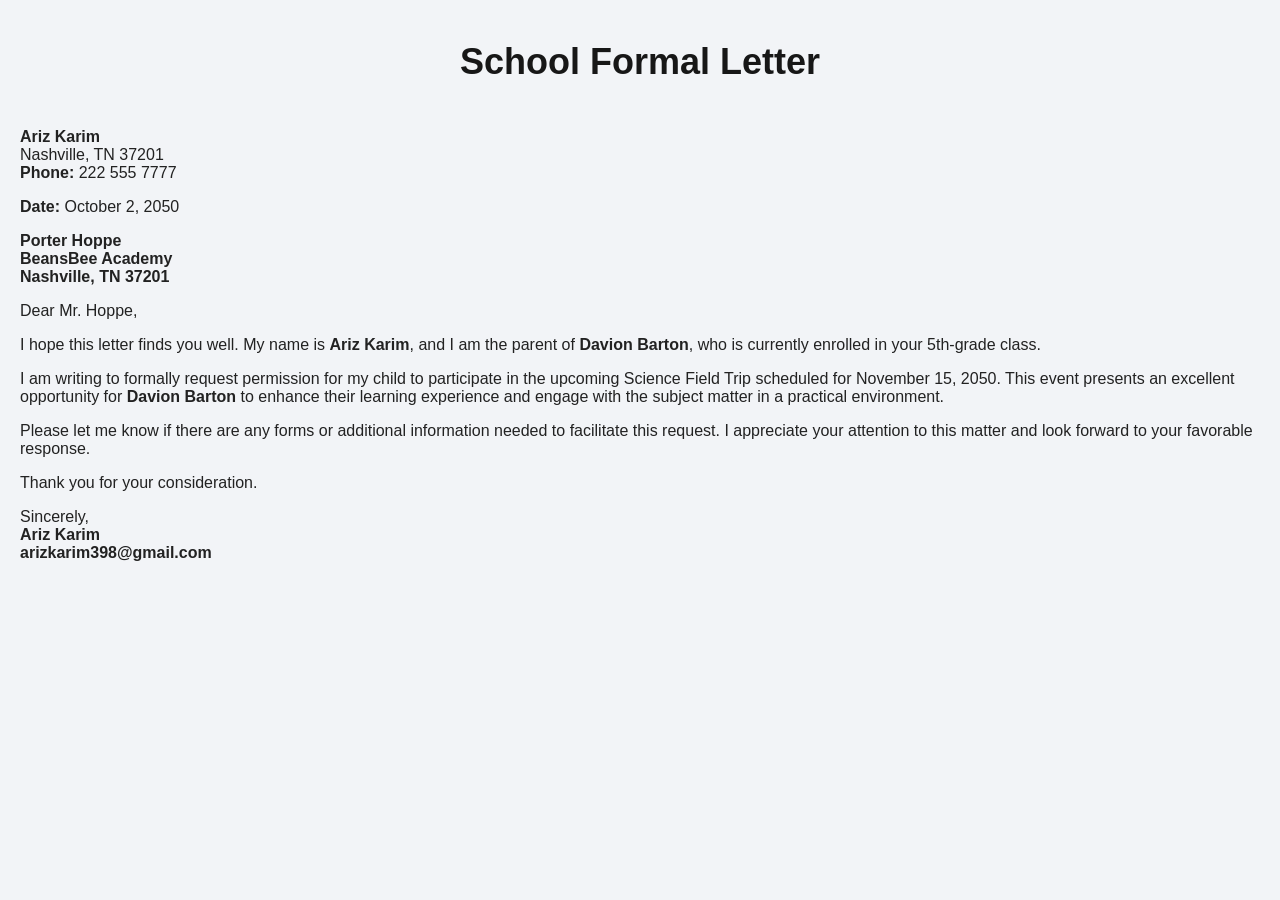
<file: assignment-01-school-letter/index.html>
<!DOCTYPE html>
<html lang="en">
<head>
    <meta charset="UTF-8">
    <title>School Formal Letter</title>
        <link rel="stylesheet" href="style.css">
</head>
<body>

    <center>
        <h1>School Formal Letter</h1>
    </center>

    <p>
        <strong>Ariz Karim</strong><br>
        Nashville, TN 37201<br>
        <strong>Phone:</strong> 222 555 7777
    </p>

    <p>
        <strong>Date:</strong> October 2, 2050
    </p>

    <p>
        <strong>Porter Hoppe</strong><br>
        <strong>BeansBee Academy</strong><br>
        <strong>Nashville, TN 37201</strong>
    </p>

    <p>Dear Mr. Hoppe,</p>

    <p>
        I hope this letter finds you well. My name is <strong>Ariz Karim</strong>, 
        and I am the parent of <strong>Davion Barton</strong>, who is currently 
        enrolled in your 5th-grade class.
    </p>

    <p>
        I am writing to formally request permission for my child to participate 
        in the upcoming Science Field Trip scheduled for November 15, 2050. 
        This event presents an excellent opportunity for 
        <strong>Davion Barton</strong> to enhance their learning experience and 
        engage with the subject matter in a practical environment.
    </p>

    <p>
        Please let me know if there are any forms or additional information 
        needed to facilitate this request. I appreciate your attention to this 
        matter and look forward to your favorable response.
    </p>

    <p>
        Thank you for your consideration.
    </p>

    <p>
        Sincerely,<br>
        <strong>Ariz Karim</strong><br>
        <strong>arizkarim398@gmail.com</strong>
    </p>

</body>
</html>
</file>
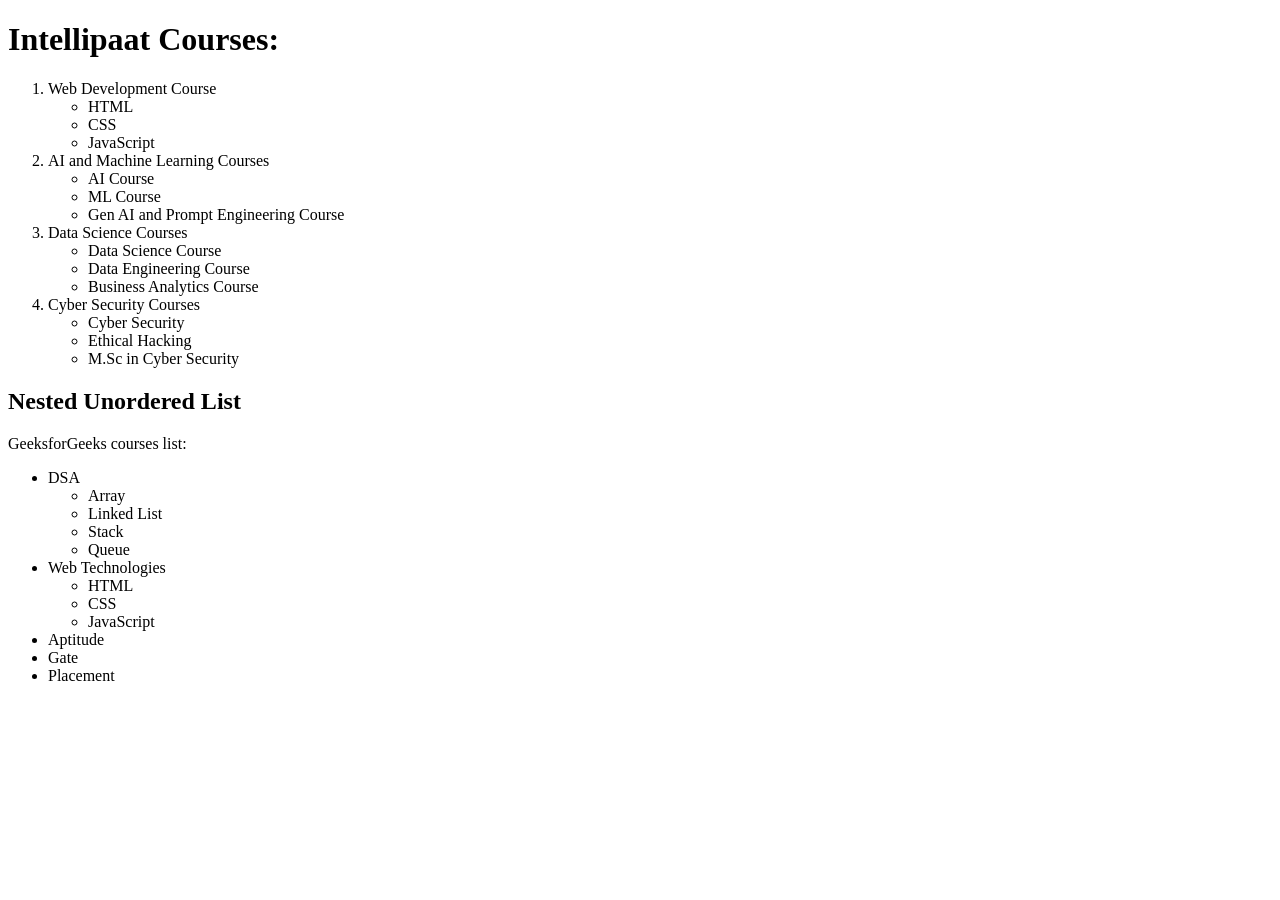
<file: assignment-02-nested-lists/index.html>
<!DOCTYPE html>
<html lang="en">
<head>
    <meta charset="UTF-8">
    <meta name="viewport" content="width=device-width, initial-scale=1.0">
    <title>Intellipaat Courses</title>
</head>

<body>

    <h1>Intellipaat Courses:</h1>

    <ol>
        <li>
            Web Development Course
            <ul>
                <li>HTML</li>
                <li>CSS</li>
                <li>JavaScript</li>
            </ul>
        </li>

        <li>
            AI and Machine Learning Courses
            <ul>
                <li>AI Course</li>
                <li>ML Course</li>
                <li>Gen AI and Prompt Engineering Course</li>
            </ul>
        </li>

        <li>
            Data Science Courses
            <ul>
                <li>Data Science Course</li>
                <li>Data Engineering Course</li>
                <li>Business Analytics Course</li>
            </ul>
        </li>

        <li>
            Cyber Security Courses
            <ul>
                <li>Cyber Security</li>
                <li>Ethical Hacking</li>
                <li>M.Sc in Cyber Security</li>
            </ul>
        </li>
    </ol>

    <h2>Nested Unordered List</h2>

    <p>GeeksforGeeks courses list:</p>

    <ul>
        <li>
            DSA
            <ul>
                <li>Array</li>
                <li>Linked List</li>
                <li>Stack</li>
                <li>Queue</li>
            </ul>
        </li>

        <li>
            Web Technologies
            <ul>
                <li>HTML</li>
                <li>CSS</li>
                <li>JavaScript</li>
            </ul>
        </li>

        <li>Aptitude</li>
        <li>Gate</li>
        <li>Placement</li>
    </ul>

</body>
</html>
</file>
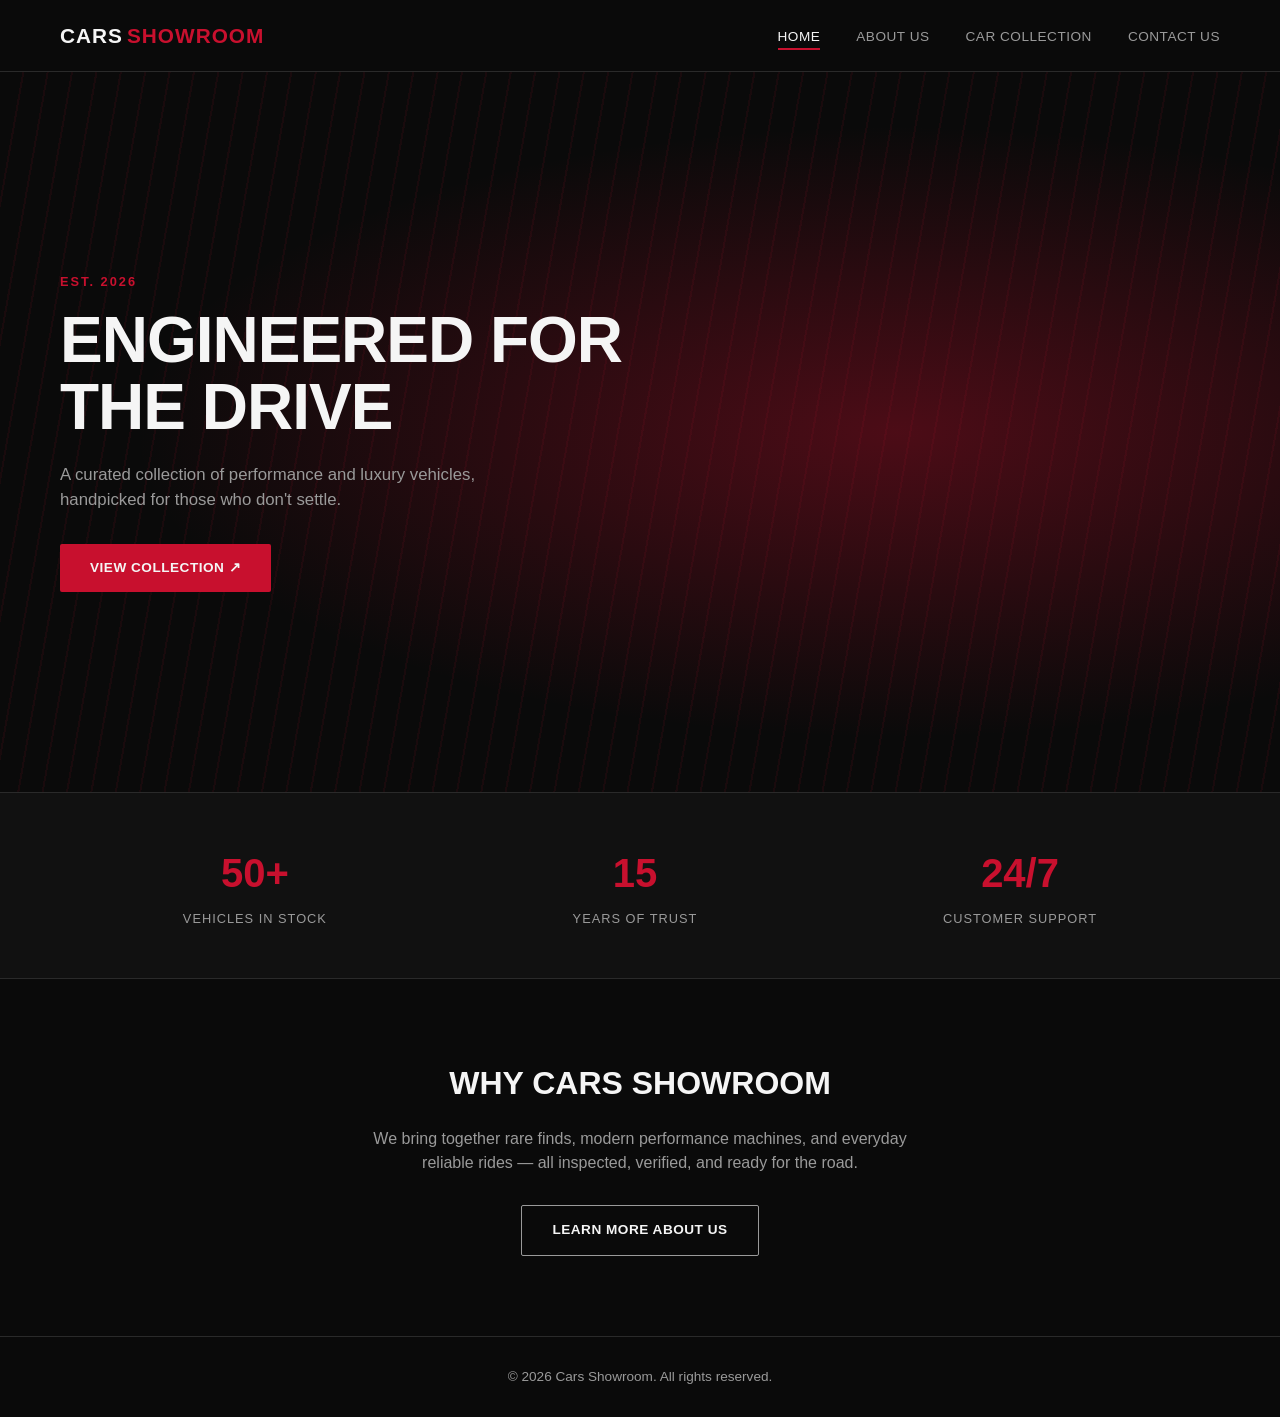
<file: assignment-03-cars-showroom/index.html>
<!DOCTYPE html>
<html lang="en">
<head>
    <meta charset="UTF-8">
    <meta name="viewport" content="width=device-width, initial-scale=1.0">
    <title>Cars Showroom | Home</title>
    <link rel="stylesheet" href="style.css">
</head>
<body>

    <header class="site-header">
        <div class="logo">CARS<span>SHOWROOM</span></div>
        <nav class="main-nav">
            <ul>
                <li><a href="index.html" class="active">Home</a></li>
                <li><a href="about.html">About Us</a></li>
                <li><a href="collection.html">Car Collection</a></li>
                <li><a href="contact.html">Contact Us</a></li>
            </ul>
        </nav>
    </header>

    <main>
        <section class="hero">
            <div class="hero-content">
                <p class="eyebrow">Est. 2026</p>
                <h1>Engineered for the Drive</h1>
                <p class="hero-subtitle">
                    A curated collection of performance and luxury vehicles,
                    handpicked for those who don't settle.
                </p>
                <a href="collection.html" class="btn btn-primary">View Collection</a>
            </div>
        </section>

        <section class="intro-strip">
            <div class="intro-item">
                <h3>50+</h3>
                <p>Vehicles in Stock</p>
            </div>
            <div class="intro-item">
                <h3>15</h3>
                <p>Years of Trust</p>
            </div>
            <div class="intro-item">
                <h3>24/7</h3>
                <p>Customer Support</p>
            </div>
        </section>

        <section class="highlight-section">
            <h2>Why Cars Showroom</h2>
            <p>
                We bring together rare finds, modern performance machines,
                and everyday reliable rides — all inspected, verified, and
                ready for the road.
            </p>
            <a href="about.html" class="btn btn-outline">Learn More About Us</a>
        </section>
    </main>

    <footer class="site-footer">
        <p>&copy; 2026 Cars Showroom. All rights reserved.</p>
    </footer>

</body>
</html>
</file>
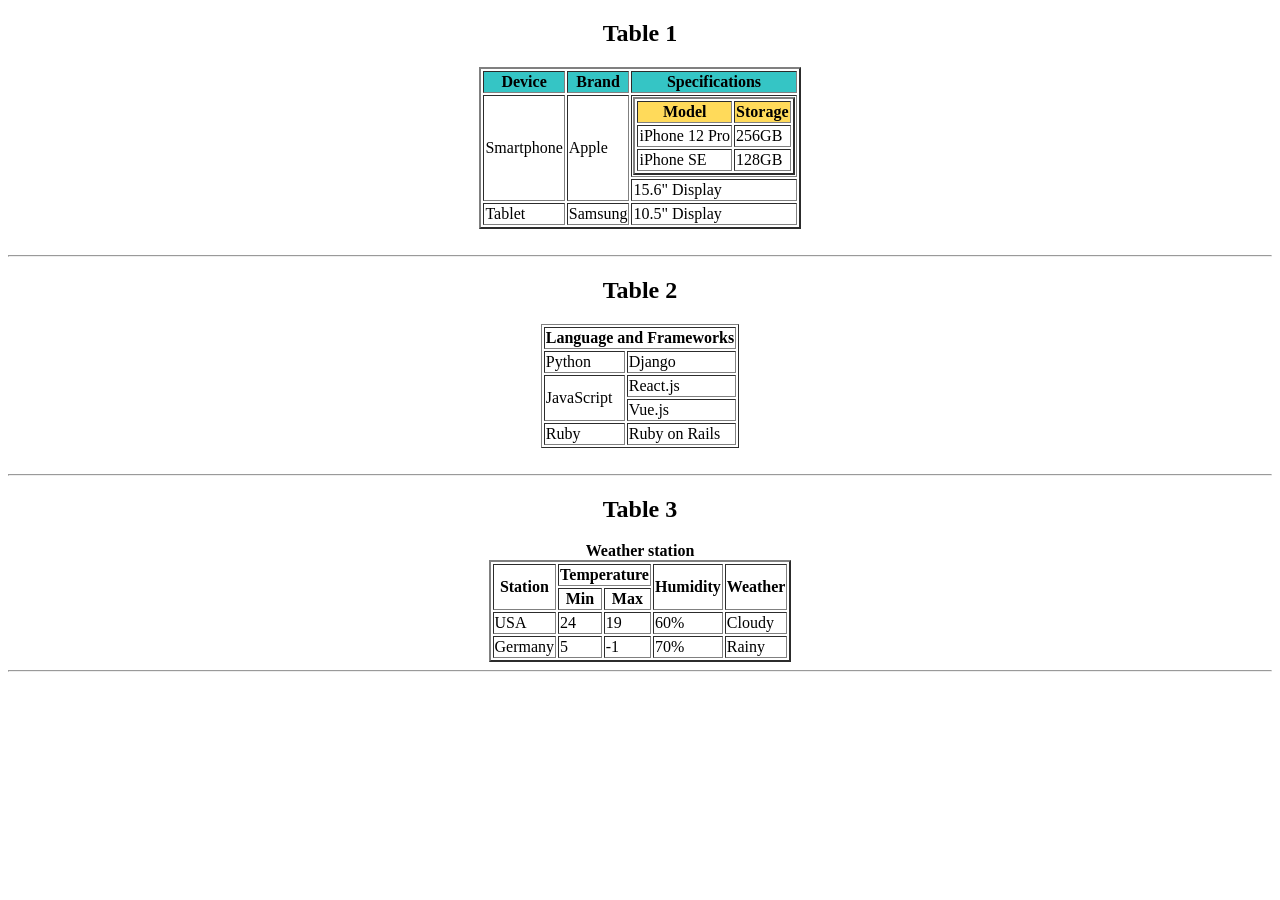
<file: assignment-04-device-tables/index.html>
<!DOCTYPE html>
<html>

<head>
    <title>Device Table</title>
</head>
<center>
<body>
    <h2>Table 1</h2>

    <table border="2" >

        <!-- Main Header -->
        <tr>
            <th bgcolor="#35c5c5">Device</th>
            <th bgcolor="#35c5c5">Brand</th>
            <th bgcolor="#35c5c5">Specifications</th>
        </tr>

        <!-- Smartphone -->
        <tr>
            <td rowspan="2">Smartphone</td>
            <td rowspan="2">Apple</td>

            <td>
                <!-- Nested Table -->
                <table border="2">

                    <tr>
                        <th bgcolor="#ffda5a">Model</th>
                        <th bgcolor="#ffda5a">Storage</th>
                    </tr>

                    <tr>
                        <td>iPhone 12 Pro</td>
                        <td>256GB</td>
                    </tr>

                    <tr>
                        <td>iPhone SE</td>
                        <td>128GB</td>
                    </tr>

                </table>
            </td>
        </tr>

        <!-- Laptop -->
        <tr>
            <td>15.6" Display</td>
        </tr>

        <!-- Tablet -->
        <tr>
            <td>Tablet</td>
            <td>Samsung</td>
            <td>10.5" Display</td>
        </tr>

    </table>

    <br>
    <hr>
    <h2>Table 2</h2>
    <table border="1">
        <tr>
            <th colspan="2">Language and Frameworks</th>
        </tr>
        <tr>
            <td>Python</td>
            <td>Django</td>
        </tr>
        <tr>
            <td rowspan="2">JavaScript</td>
            <td>React.js</td>
        </tr>
        <tr>
            <td>Vue.js</td>
        </tr>
        <tr>
            <td>Ruby</td>
            <td>Ruby on Rails</td>
        </tr>
    </table>
    <br>
    <hr>
    <h2>Table 3</h2>
    <table border="2"> 
        <caption><b>Weather station</b></caption>
        <tr>
            <th rowspan="2">Station</th>
    <th colspan="2">Temperature</th>
    <th rowspan="2">Humidity</th>
    <th rowspan="2">Weather</th>
        </tr>
        <tr>
            <th>Min</th>
            <th>Max</th>
        </tr>
        <tr>
            <td>USA</td>
            <td>24</td>
            <td>19</td>
            <td>60%</td>
            <td>Cloudy</td>
        </tr>
        <tr>
            <td>Germany</td>
            <td>5</td>
            <td>-1</td>
            <td>70%</td>
            <td>Rainy</td>
        </tr>
     
   
        


    </table>
    <hr>



</body>
</center>

</html>
</file>
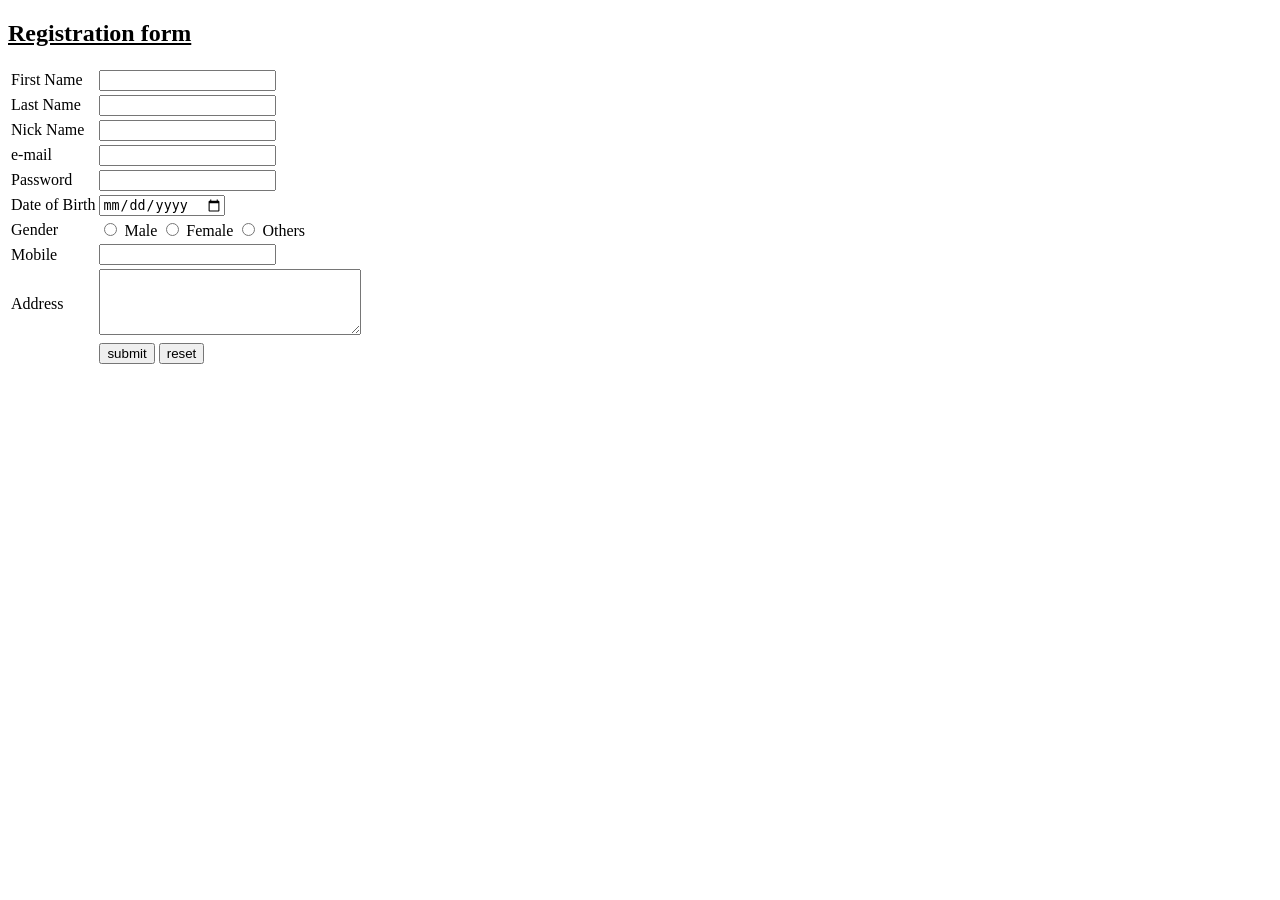
<file: assignment-06-registration-form/index.html>
<!DOCTYPE html>
<html lang="en">
<head>
<meta charset="UTF-8">
<title>Registration Form</title>
</head>
<body>

<h2><u>Registration form</u></h2>

<form>
<table>
  <tr>
    <td>First Name</td>
    <td><input type="text" name="firstname"></td>
  </tr>
  <tr>
    <td>Last Name</td>
    <td><input type="text" name="lastname"></td>
  </tr>
  <tr>
    <td>Nick Name</td>
    <td><input type="text" name="nickname"></td>
  </tr>
  <tr>
    <td>e-mail</td>
    <td><input type="email" name="email"></td>
  </tr>
  <tr>
    <td>Password</td>
    <td><input type="password" name="password"></td>
  </tr>
  <tr>
    <td>Date of Birth</td>
    <td><input type="date" name="dob"></td>
  </tr>
  <tr>
    <td>Gender</td>
    <td>
      <input type="radio" name="gender" value="male"> Male
      <input type="radio" name="gender" value="female"> Female
      <input type="radio" name="gender" value="others"> Others
    </td>
  </tr>
  <tr>
    <td>Mobile</td>
    <td><input type="tel" name="mobile"></td>
  </tr>
  <tr>
    <td>Address</td>
    <td><textarea rows="4" cols="30" name="address"></textarea></td>
  </tr>
  <tr>
    <td></td>
    <td>
      <input type="submit" value="submit">
      <input type="reset" value="reset">
    </td>
  </tr>
</table>
</form>

</body>
</html>
</file>
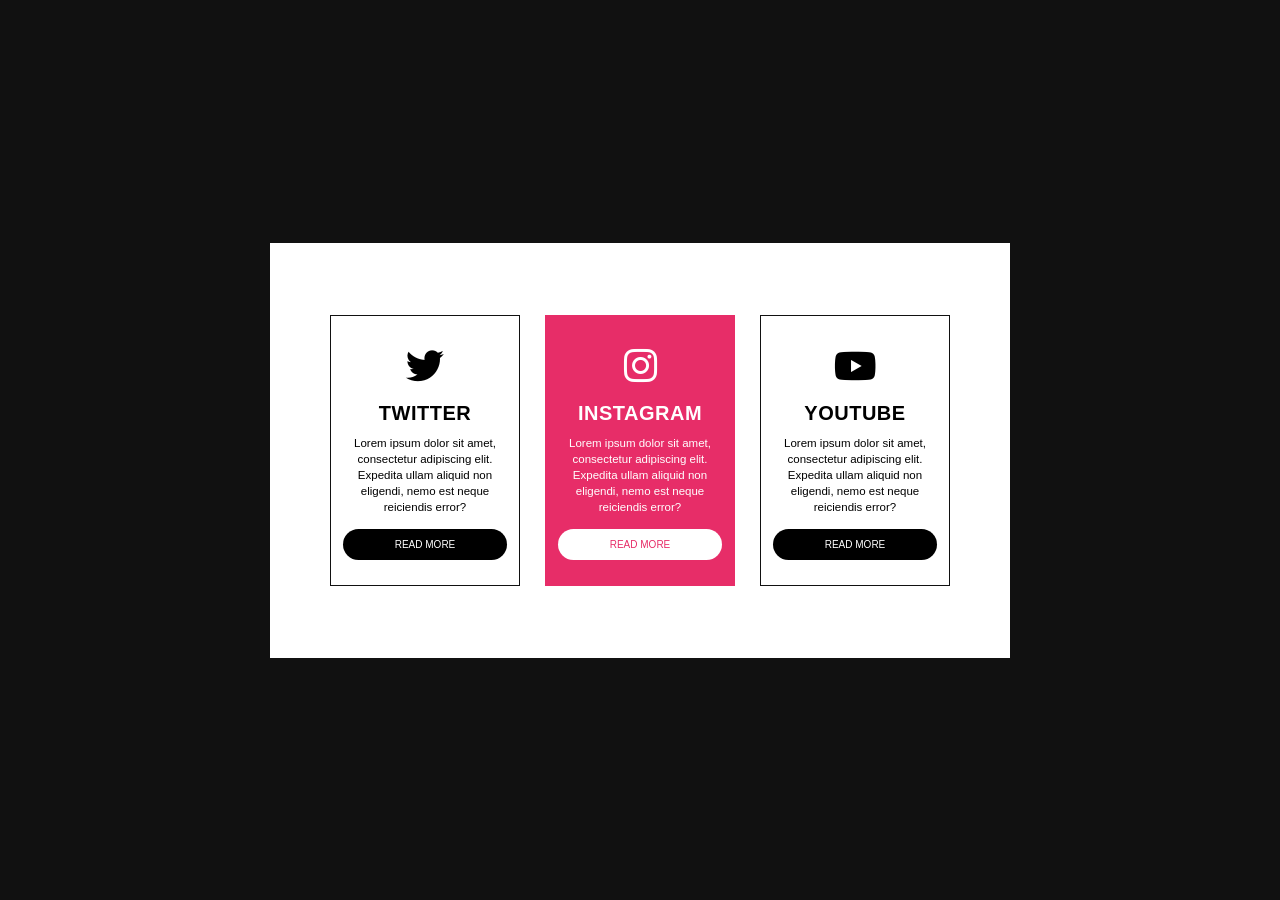
<file: assignment-07-social-media-cards/index.html>
<!DOCTYPE html>
<html lang="en">
<head>
    <meta charset="UTF-8">
    <meta name="viewport" content="width=device-width, initial-scale=1.0">

    <title>Social Media Cards</title>

    <!-- Font Awesome Icons -->
    <link rel="stylesheet"
          href="https://cdnjs.cloudflare.com/ajax/libs/font-awesome/6.5.2/css/all.min.css">

    <style>
        * {
            margin: 0;
            padding: 0;
            box-sizing: border-box;
        }

        body {
            min-height: 100vh;
            background: #111;
            display: flex;
            justify-content: center;
            align-items: center;
            font-family: Arial, Helvetica, sans-serif;
        }

        .container {
            width: 740px;
            min-height: 415px;
            background: white;

            display: flex;
            justify-content: center;
            align-items: center;
            gap: 25px;

            padding: 50px;
        }

        .card {
            width: 190px;
            height: 271px;

            border: 1px solid #111;

            display: flex;
            flex-direction: column;
            align-items: center;

            padding: 25px 13px;
            text-align: center;
        }

        /* Instagram Card */
        .card.instagram {
            background: #e72d68;
            border: 1px solid #e72d68;
            color: white;
        }

        /* Icons */
        .icon {
            font-size: 38px;
            height: 55px;

            display: flex;
            align-items: center;
            justify-content: center;

            margin-bottom: 10px;
        }

        .twitter .icon,
        .youtube .icon {
            color: #000;
        }

        .instagram .icon {
            color: white;
        }

        /* Headings */
        .card h2 {
            font-size: 20px;
            font-weight: 800;
            margin-bottom: 10px;
            letter-spacing: 0.5px;
        }

        /* Paragraph */
        .card p {
            font-size: 11.5px;
            line-height: 16px;
            margin-bottom: 14px;
        }

        /* Buttons */
        .card button {
            width: 164px;
            height: 32px;

            border: none;
            border-radius: 20px;

            background: #000;
            color: white;

            font-size: 10px;
            cursor: pointer;

            margin-top: auto;
        }

        .instagram button {
            background: white;
            color: #e72d68;
        }

        /* Optional hover effect */
        .card button:hover {
            transform: scale(1.03);
        }

        /* Responsive */
        @media (max-width: 700px) {
            body {
                padding: 30px 15px;
            }

            .container {
                width: 100%;
                height: auto;

                flex-direction: column;
                gap: 20px;

                padding: 40px 20px;
            }

            .card {
                width: 220px;
            }
        }
    </style>
</head>

<body>

    <div class="container">

        <!-- Twitter -->
        <div class="card twitter">

            <div class="icon">
                <i class="fa-brands fa-twitter"></i>
            </div>

            <h2>TWITTER</h2>

            <p>
                Lorem ipsum dolor sit amet,
                consectetur adipiscing elit.
                Expedita ullam aliquid non
                eligendi, nemo est neque
                reiciendis error?
            </p>

            <button>READ MORE</button>

        </div>


        <!-- Instagram -->
        <div class="card instagram">

            <div class="icon">
                <i class="fa-brands fa-instagram"></i>
            </div>

            <h2>INSTAGRAM</h2>

            <p>
                Lorem ipsum dolor sit amet,
                consectetur adipiscing elit.
                Expedita ullam aliquid non
                eligendi, nemo est neque
                reiciendis error?
            </p>

            <button>READ MORE</button>

        </div>


        <!-- YouTube -->
        <div class="card youtube">

            <div class="icon">
                <i class="fa-brands fa-youtube"></i>
            </div>

            <h2>YOUTUBE</h2>

            <p>
                Lorem ipsum dolor sit amet,
                consectetur adipiscing elit.
                Expedita ullam aliquid non
                eligendi, nemo est neque
                reiciendis error?
            </p>

            <button>READ MORE</button>

        </div>

    </div>

</body>
</html>
</file>
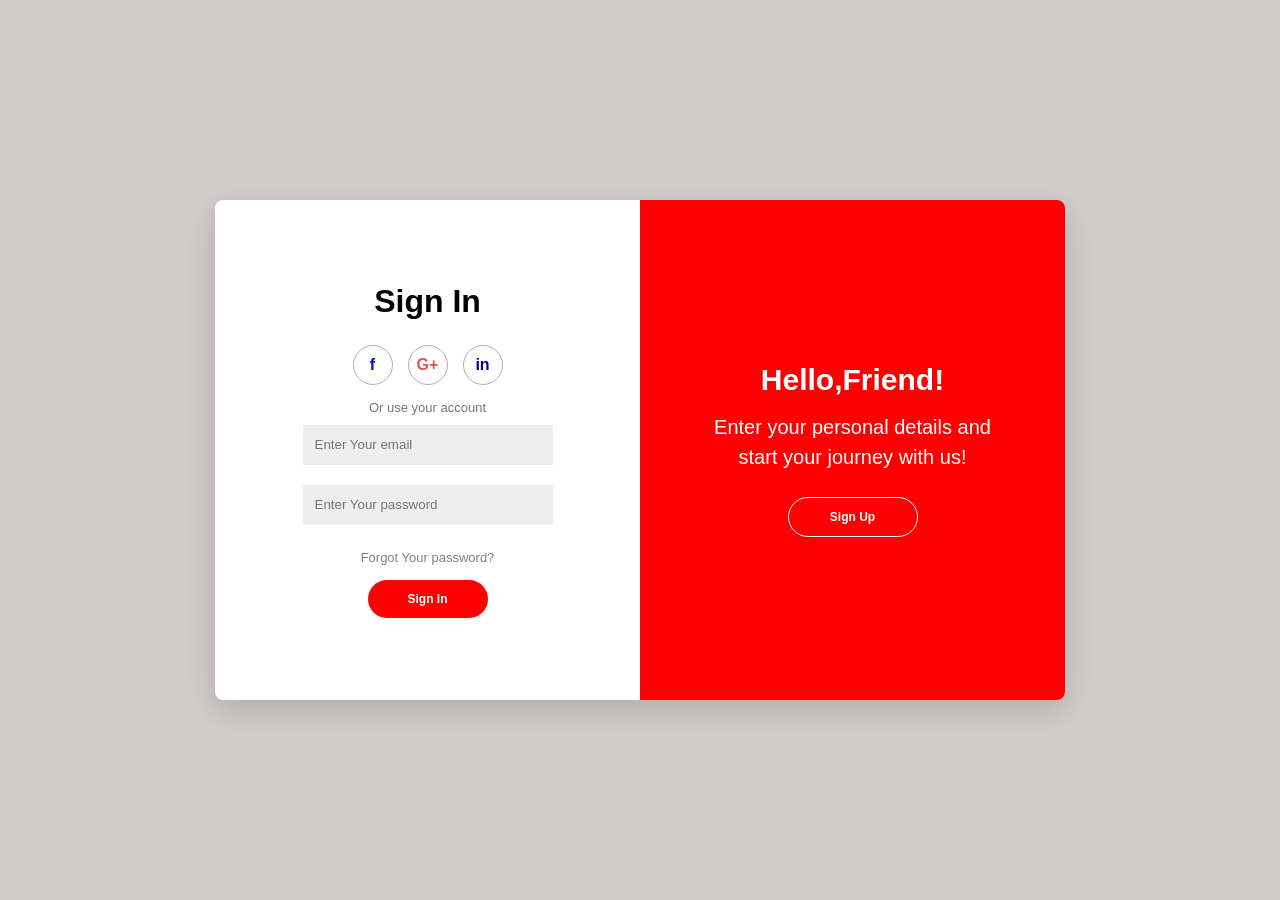
<file: assignment-09-css-login-page/index.html>
<!DOCTYPE html>
<html lang="en">

<head>
    <meta charset="UTF-8">
    <meta name="viewport" content="width=device-width, initial-scale=1.0">
    <title>Sign in Page</title>
    <link rel="stylesheet" href="style.css">
</head>

<body>
    <div class="container">
        <div class="signin">
        <h1>Sign In </h1>
        <div class="socialLinks">
            <a  href="https://www.facebook.com/" style="color: blue;" style="font-weight:bolder;">f</a>
            <a href="https://www.google.com/"   style="color: rgb(219, 86, 86);" style="font-weight:bolder;" >G+</a>
            <a href="https://pk.linkedin.com/" style="color: darkblue;"  style="font-weight:bolder;">in</a>
        </div>
        <p>Or use your account </p>
        
        <form>
            <input type="email" placeholder="Enter Your email">
            <input type="password" placeholder="Enter Your password">
            <a href="" class="Forgot">Forgot Your password?</a>
            <button type="submit">Sign In </button>
        </form>
        </div>

        <div class="welcome">
            <h2>Hello,Friend!</h2>
            <p>Enter your personal details and start your journey with us!</p>
            <button>Sign Up</button>
        </div>




    </div>
</body>

</html>
</file>
<file: assignment-01-school-letter/style.css>
/* =========================
   General Page
========================= */

* {
    box-sizing: border-box;
}

body {
    margin: 0;
    padding: 40px 20px;
    background: #f2f4f7;
    color: #222;
    font-family: Arial, Helvetica, sans-serif;
}


/* =========================
   Letter Paper
========================= */

.letter {
    max-width: 850px;
    margin: 0 auto;
    padding: 70px 75px;
    background: #ffffff;

    border: 1px solid #e2e2e2;
    border-radius: 4px;

    box-shadow: 0 10px 30px rgba(0, 0, 0, 0.08);
}


/* =========================
   Heading
========================= */

h1 {
    margin: 0 0 45px;
    text-align: center;

    font-size: 36px;
    line-height: 1.2;
    font-weight: 700;

    color: #171717;
}


/* =========================
   Sender Information
========================= */

.sender-info p,
.recipient-info p {
    margin: 0;
    line-height: 1.8;
    font-size: 17px;
}

.sender-info {
    margin-bottom: 28px;
}

.recipient-info {
    margin-bottom: 22px;
}


/* =========================
   Letter Content
========================= */

.letter p {
    font-size: 17px;
    line-height: 1.75;
}

.greeting {
    margin-top: 0;
    margin-bottom: 15px;
}

.letter > p {
    margin-top: 0;
    margin-bottom: 18px;
}


/* =========================
   Closing
========================= */

.closing {
    margin-top: 25px;
}

.closing p {
    margin: 0 0 10px;
}


/* =========================
   Responsive Design
========================= */

@media (max-width: 700px) {

    body {
        padding: 15px;
    }

    .letter {
        padding: 40px 30px;
    }

    h1 {
        font-size: 30px;
        margin-bottom: 35px;
    }

    .letter p,
    .sender-info p,
    .recipient-info p {
        font-size: 16px;
    }
}


/* =========================
   Print Version
========================= */

@media print {

    body {
        padding: 0;
        background: white;
    }

    .letter {
        max-width: none;
        padding: 40px;
        border: none;
        box-shadow: none;
    }
}
</file>
<file: assignment-03-cars-showroom/style.css>
/* ==========================================================
   CARS SHOWROOM — dark red automotive theme
   ========================================================== */

:root {
    --bg-black: #0a0a0a;
    --bg-black-soft: #111111;
    --red: #c8102e;
    --red-dark: #7a0c1c;
    --red-glow: rgba(200, 16, 46, 0.35);
    --white: #f5f5f5;
    --grey: #9a9a9a;
    --border: #2a2a2a;
    --font: 'Arial', 'Helvetica Neue', sans-serif;
}

* {
    margin: 0;
    padding: 0;
    box-sizing: border-box;
}

body {
    background: var(--bg-black);
    color: var(--white);
    font-family: var(--font);
    line-height: 1.5;
}

a {
    text-decoration: none;
    color: inherit;
}

ul {
    list-style: none;
}

/* ---------- HEADER / NAV ---------- */

.site-header {
    display: flex;
    align-items: center;
    justify-content: space-between;
    padding: 20px 60px;
    background: var(--bg-black);
    border-bottom: 1px solid var(--border);
    position: sticky;
    top: 0;
    z-index: 100;
}

.logo {
    font-weight: 900;
    font-size: 1.3rem;
    letter-spacing: 1px;
    text-transform: uppercase;
    color: var(--white);
}

.logo span {
    color: var(--red);
    margin-left: 4px;
}

.main-nav ul {
    display: flex;
    gap: 36px;
}

.main-nav a {
    font-size: 0.85rem;
    text-transform: uppercase;
    letter-spacing: 0.5px;
    color: var(--grey);
    transition: color 0.2s ease;
    padding-bottom: 4px;
    border-bottom: 2px solid transparent;
}

.main-nav a:hover,
.main-nav a.active {
    color: var(--white);
    border-bottom-color: var(--red);
}

/* ---------- BUTTONS ---------- */

.btn {
    display: inline-block;
    padding: 14px 30px;
    font-size: 0.85rem;
    font-weight: 700;
    text-transform: uppercase;
    letter-spacing: 0.5px;
    border-radius: 2px;
    transition: all 0.2s ease;
    cursor: pointer;
    border: none;
}

.btn-primary {
    background: var(--red);
    color: var(--white);
}

.btn-primary::after {
    content: " ↗";
}

.btn-primary:hover {
    background: var(--red-dark);
}

.btn-outline {
    background: transparent;
    color: var(--white);
    border: 1px solid var(--grey);
}

.btn-outline:hover {
    border-color: var(--red);
    color: var(--red);
}

/* ---------- HERO ---------- */

.hero {
    position: relative;
    min-height: 80vh;
    display: flex;
    align-items: center;
    padding: 60px;
    background:
        repeating-linear-gradient(
            100deg,
            transparent 0px,
            transparent 22px,
            rgba(200, 16, 46, 0.08) 22px,
            rgba(200, 16, 46, 0.08) 24px
        ),
        radial-gradient(ellipse at 70% 50%, var(--red-glow) 0%, transparent 60%),
        var(--bg-black);
    overflow: hidden;
}

.hero-content {
    max-width: 640px;
    z-index: 2;
}

.eyebrow {
    color: var(--red);
    text-transform: uppercase;
    letter-spacing: 2px;
    font-size: 0.8rem;
    font-weight: 700;
    margin-bottom: 16px;
}

.hero h1 {
    font-size: 4rem;
    font-weight: 900;
    text-transform: uppercase;
    line-height: 1.05;
    letter-spacing: -1px;
    margin-bottom: 20px;
}

.hero-subtitle {
    color: var(--grey);
    font-size: 1.05rem;
    max-width: 480px;
    margin-bottom: 32px;
}

/* ---------- INTRO STRIP ---------- */

.intro-strip {
    display: flex;
    justify-content: space-around;
    padding: 50px 60px;
    background: var(--bg-black-soft);
    border-top: 1px solid var(--border);
    border-bottom: 1px solid var(--border);
}

.intro-item {
    text-align: center;
}

.intro-item h3 {
    font-size: 2.5rem;
    font-weight: 900;
    color: var(--red);
}

.intro-item p {
    color: var(--grey);
    text-transform: uppercase;
    font-size: 0.8rem;
    letter-spacing: 1px;
    margin-top: 6px;
}

/* ---------- GENERIC PAGE BANNER (about/collection/contact) ---------- */

.page-banner {
    padding: 80px 60px 50px;
    background:
        repeating-linear-gradient(
            100deg,
            transparent 0px,
            transparent 22px,
            rgba(200, 16, 46, 0.06) 22px,
            rgba(200, 16, 46, 0.06) 24px
        ),
        var(--bg-black);
    border-bottom: 1px solid var(--border);
}

.page-banner h1 {
    font-size: 3rem;
    font-weight: 900;
    text-transform: uppercase;
    margin-bottom: 10px;
}

.page-banner p {
    color: var(--grey);
}

/* ---------- HIGHLIGHT SECTION (home) ---------- */

.highlight-section {
    padding: 80px 60px;
    text-align: center;
    max-width: 700px;
    margin: 0 auto;
}

.highlight-section h2 {
    font-size: 2rem;
    text-transform: uppercase;
    font-weight: 900;
    margin-bottom: 20px;
}

.highlight-section p {
    color: var(--grey);
    margin-bottom: 30px;
}

/* ---------- ABOUT PAGE ---------- */

.about-content {
    padding: 60px;
    display: grid;
    grid-template-columns: 1.2fr 1fr;
    gap: 60px;
}

.about-text h2 {
    text-transform: uppercase;
    font-weight: 900;
    margin-bottom: 16px;
}

.about-text p {
    color: var(--grey);
    margin-bottom: 16px;
}

.about-values {
    display: flex;
    flex-direction: column;
    gap: 16px;
}

.value-card {
    background: var(--bg-black-soft);
    border: 1px solid var(--border);
    border-left: 3px solid var(--red);
    padding: 20px 24px;
}

.value-card h3 {
    text-transform: uppercase;
    font-size: 0.95rem;
    letter-spacing: 1px;
    margin-bottom: 8px;
}

.value-card p {
    color: var(--grey);
    font-size: 0.9rem;
}

/* ---------- CAR COLLECTION GRID ---------- */

.car-grid {
    display: grid;
    grid-template-columns: repeat(3, 1fr);
    gap: 24px;
    padding: 60px;
}

.car-card {
    background: var(--bg-black-soft);
    border: 1px solid var(--border);
    overflow: hidden;
    transition: border-color 0.2s ease, transform 0.2s ease;
}

.car-card:hover {
    border-color: var(--red);
    transform: translateY(-4px);
}

.car-image {
    width: 100%;
    height: 200px;
    object-fit: cover;
    display: block;
}

.car-info {
    padding: 20px;
}

.car-info h3 {
    text-transform: uppercase;
    font-size: 1rem;
    letter-spacing: 0.5px;
    margin-bottom: 6px;
}

.car-meta {
    color: var(--grey);
    font-size: 0.8rem;
    margin-bottom: 10px;
}

.car-price {
    color: var(--red);
    font-weight: 700;
    font-size: 1.1rem;
}

/* ---------- CONTACT PAGE ---------- */

.contact-content {
    padding: 60px;
    display: grid;
    grid-template-columns: 1.3fr 1fr;
    gap: 60px;
}

.contact-form {
    display: flex;
    flex-direction: column;
    gap: 14px;
}

.contact-form label {
    text-transform: uppercase;
    font-size: 0.75rem;
    letter-spacing: 1px;
    color: var(--grey);
    margin-top: 8px;
}

.contact-form input,
.contact-form textarea {
    background: var(--bg-black-soft);
    border: 1px solid var(--border);
    color: var(--white);
    padding: 12px 14px;
    font-family: var(--font);
    font-size: 0.95rem;
}

.contact-form input:focus,
.contact-form textarea:focus {
    outline: none;
    border-color: var(--red);
}

.contact-form button {
    margin-top: 10px;
    align-self: flex-start;
}

.contact-details {
    background: var(--bg-black-soft);
    border: 1px solid var(--border);
    border-left: 3px solid var(--red);
    padding: 30px;
    height: fit-content;
}

.contact-details h3 {
    text-transform: uppercase;
    margin-bottom: 16px;
}

.contact-details p {
    color: var(--grey);
    margin-bottom: 10px;
}

.contact-details strong {
    color: var(--white);
}

/* ---------- FOOTER ---------- */

.site-footer {
    padding: 30px 60px;
    text-align: center;
    color: var(--grey);
    font-size: 0.85rem;
    border-top: 1px solid var(--border);
}

/* ---------- RESPONSIVE ---------- */

@media (max-width: 900px) {
    .site-header,
    .hero,
    .page-banner,
    .about-content,
    .car-grid,
    .contact-content,
    .intro-strip,
    .site-footer {
        padding-left: 24px;
        padding-right: 24px;
    }

    .hero h1 {
        font-size: 2.5rem;
    }

    .about-content,
    .contact-content {
        grid-template-columns: 1fr;
    }

    .car-grid {
        grid-template-columns: repeat(2, 1fr);
    }
}

@media (max-width: 600px) {
    .main-nav ul {
        gap: 18px;
    }

    .intro-strip {
        flex-direction: column;
        gap: 24px;
    }

    .car-grid {
        grid-template-columns: 1fr;
    }
}
</file>
<file: assignment-09-css-login-page/style.css>
*{
    margin: 0;
    padding: 0;
    box-sizing: border-box;
}
body{
    font-family:Arial, Helvetica, sans-serif;
    background-color: rgb(209, 203, 203);
    display: flex;
    justify-content: center;
    align-items: center;
    min-height: 100vh;
}
.container{
    display:flex;
    width: 850px;
    height: 500px;
    background-color: white;
    border-radius: 8px;
    overflow: hidden;
    box-shadow:  0 10px 30px rgba(0, 0, 0, 0.15);;

}
.signin{

  width: 50%;
  display: flex;
  flex-direction: column;
  align-items: center;
  justify-content: center;
  padding: 40px;

}
.signin h1 {
    font-size: 32px;
    margin-bottom: 25px;
}
.socialLinks{

    display: flex;
    gap: 15px;
    margin-bottom: 15px;
    
}
.socialLinks a {
 width: 40px;
 height: 40px;
 border: 1px solid rgb(177, 175, 175);
 border-radius: 50%;
 display: flex;
 justify-content: center;
 align-items: center;
 text-decoration: none;
 font-weight: bold;
color: #555555


}
.facebook{
    color: blue;
    font-weight: bold;
}
.signin p{


    font-size: 13px;
    color: #777777;
    margin-bottom: 10px;
}
form{
    width: 100%;;
    max-width: 250px;
    display: flex;
    flex-direction: column;
}
form input{

    height: 40px;
    margin-bottom: 20px;
    border: none;
    background-color: #eeeeee;
    padding: 0px 12px;
    outline: none;
}
.Forgot{
    text-align: center;
    margin: 5px 0 15px;
    font-size: 13px;
    text-decoration: none;
    color: grey;
}
form button{
 width: 120px;
 height: 38px;
 margin:  auto;
 border: none;
 border-radius: 20px;
 background-color: red;
 color: white;
 font-size: 12px;
 font-weight: bold;
 cursor: pointer;
}


.welcome{
    width: 50%;
    background-color: red;
    color: white;
    display: flex;
    flex-direction: column;
    align-items: center;
    justify-content: center;
    text-align: center;
    padding: 40px;
}
.welcome h2{
    font-size: 30px;
    margin-bottom: 15px;
}
.welcome p{
    width: 280px;
    font-size: 20px;
    line-height: 1.5;
    margin-bottom: 25px;
}
.welcome button{
width: 130px;
height: 40px;
border: 1px solid white;
border-radius: 20px;
background-color: transparent;
color: white;
font-size: 12px;
font-weight: bold;
cursor: pointer;



}
</file>
